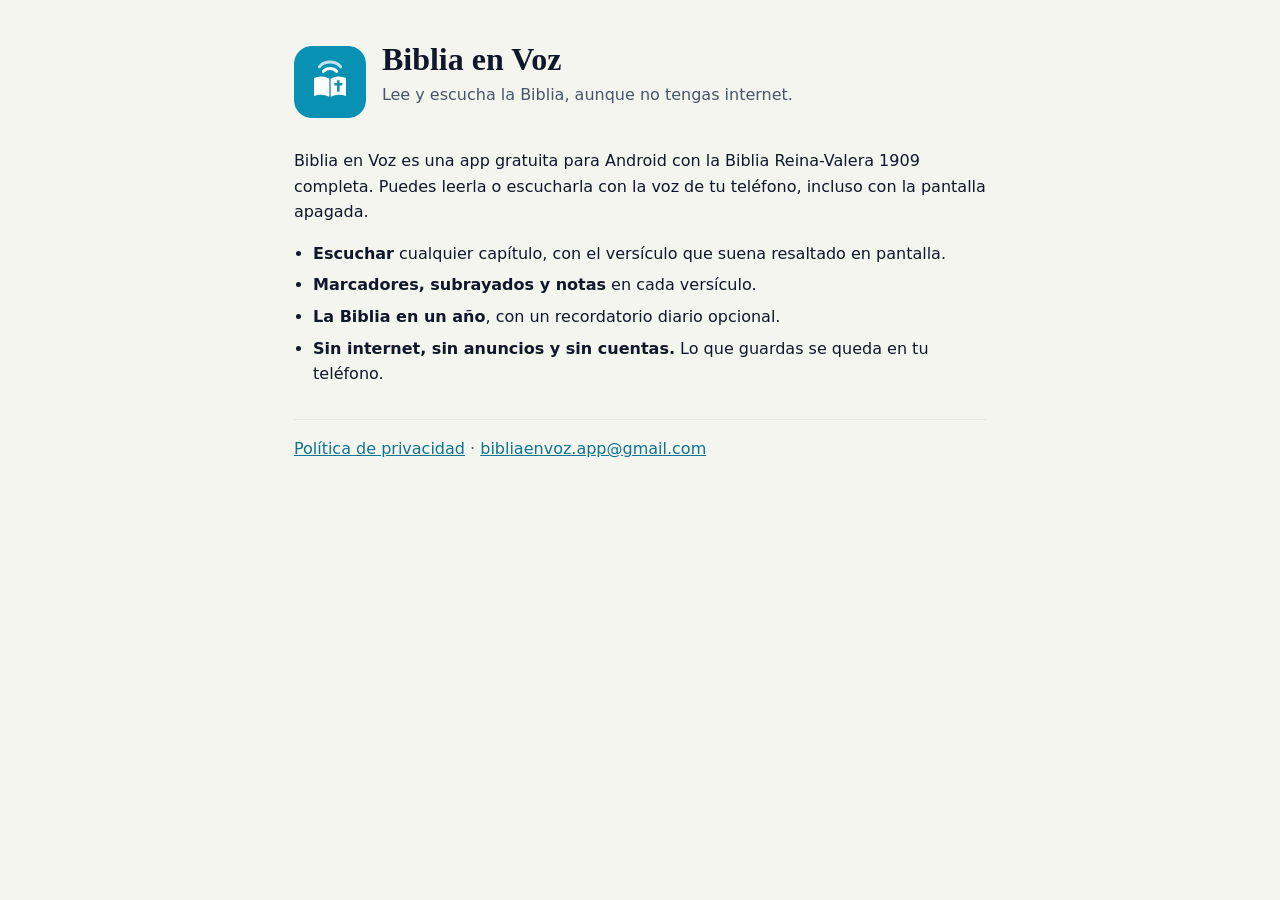
<file: index.html>
<!doctype html>
<html lang="es">
<head>
<meta charset="utf-8">
<meta name="viewport" content="width=device-width, initial-scale=1">
<title>Biblia en Voz</title>
<meta name="description" content="La Biblia Reina-Valera 1909 para leer y escuchar en tu teléfono Android, sin internet y sin anuncios.">
<link rel="icon" href="icono.svg" type="image/svg+xml">
<link rel="stylesheet" href="estilo.css">
</head>
<body>
<main class="pagina">
  <header class="cabecera">
    <img src="icono.svg" alt="" width="72" height="72">
    <div>
      <h1>Biblia en Voz</h1>
      <p class="lema">Lee y escucha la Biblia, aunque no tengas internet.</p>
    </div>
  </header>

  <p>Biblia en Voz es una app gratuita para Android con la Biblia Reina-Valera 1909 completa. Puedes leerla o escucharla con la voz de tu teléfono, incluso con la pantalla apagada.</p>

  <ul class="funciones">
    <li><strong>Escuchar</strong> cualquier capítulo, con el versículo que suena resaltado en pantalla.</li>
    <li><strong>Marcadores, subrayados y notas</strong> en cada versículo.</li>
    <li><strong>La Biblia en un año</strong>, con un recordatorio diario opcional.</li>
    <li><strong>Sin internet, sin anuncios y sin cuentas.</strong> Lo que guardas se queda en tu teléfono.</li>
  </ul>

  <p class="enlaces"><a href="privacidad.html">Política de privacidad</a> · <a href="mailto:bibliaenvoz.app@gmail.com">bibliaenvoz.app@gmail.com</a></p>
</main>
</body>
</html>
</file>
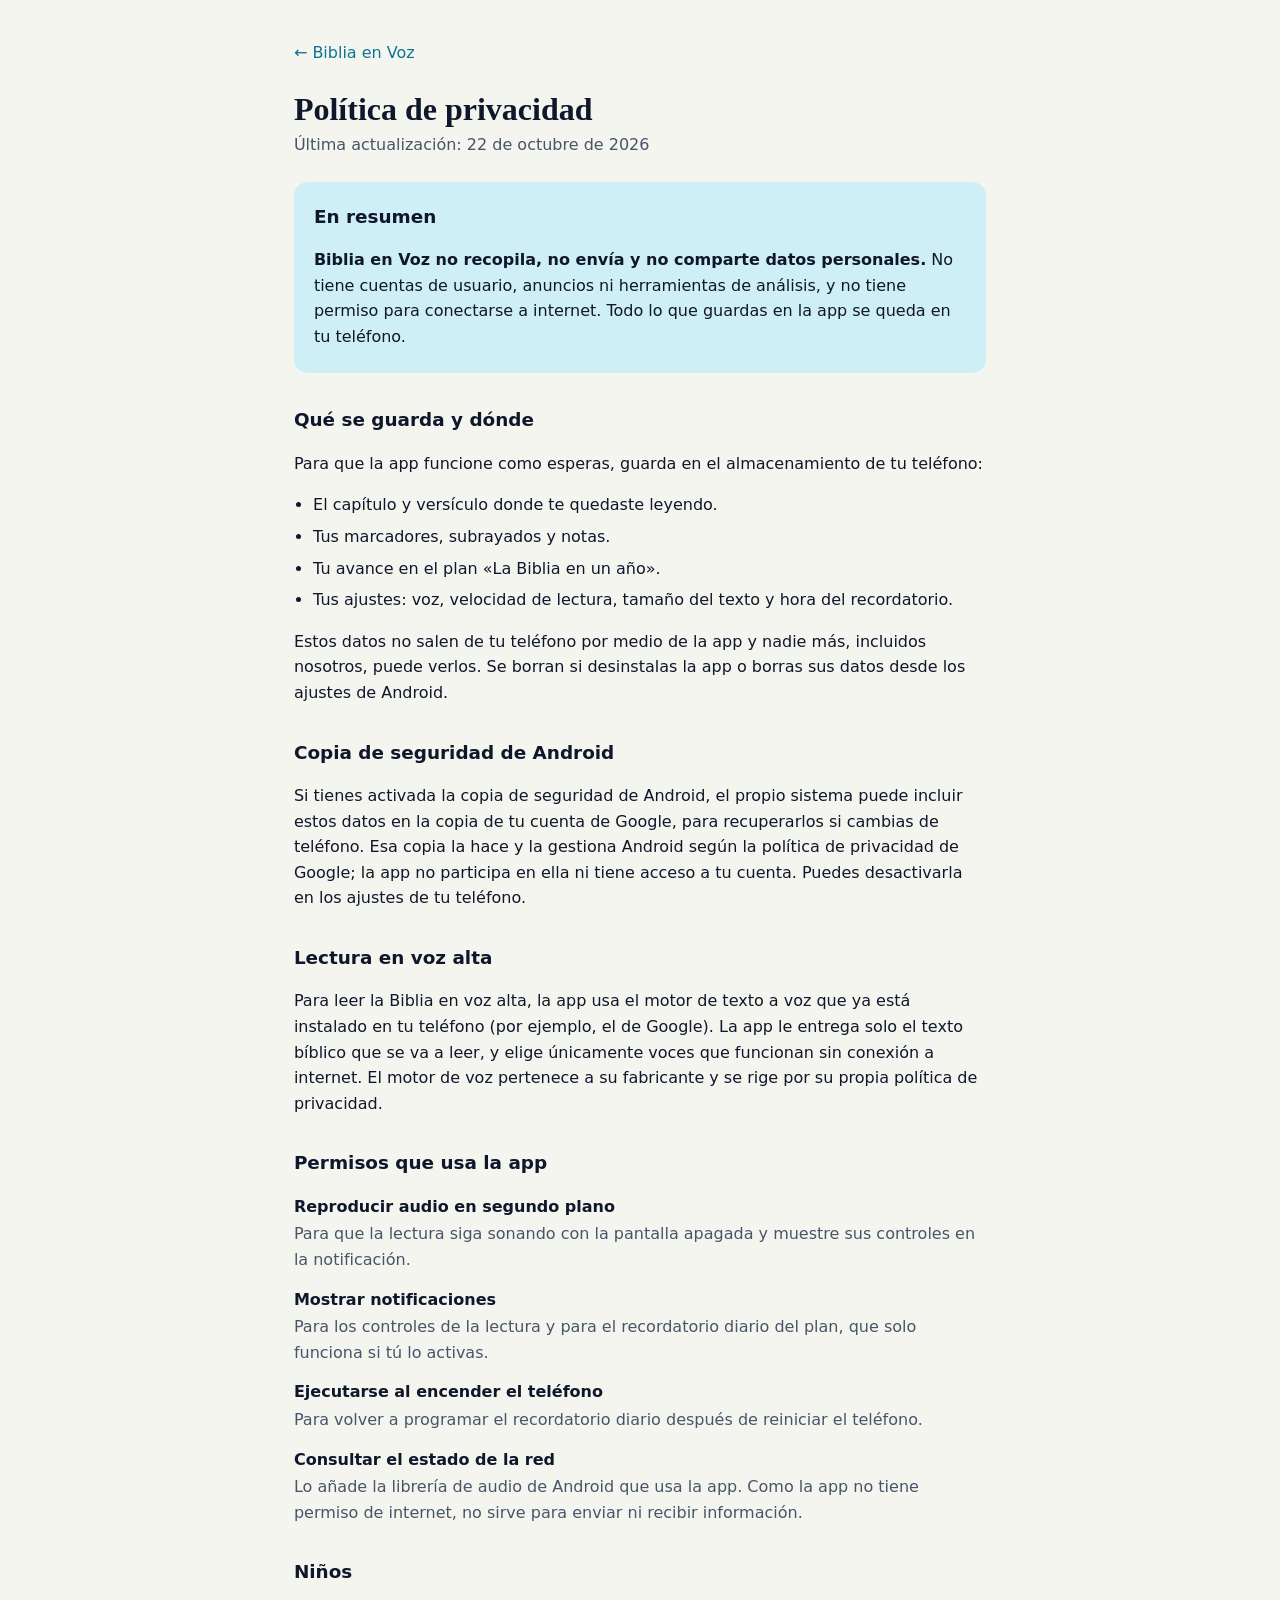
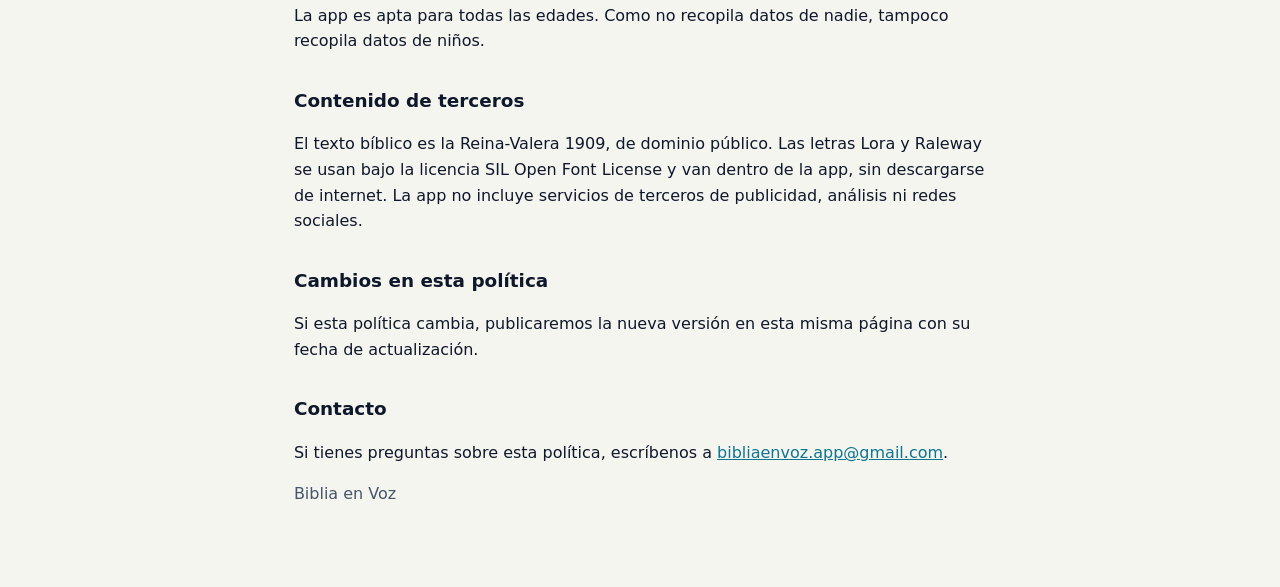
<file: privacidad.html>
<!doctype html>
<html lang="es">
<head>
<meta charset="utf-8">
<meta name="viewport" content="width=device-width, initial-scale=1">
<title>Política de privacidad · Biblia en Voz</title>
<meta name="description" content="Biblia en Voz no recopila ni comparte datos personales. Todo lo que guardas se queda en tu teléfono.">
<link rel="stylesheet" href="estilo.css">
</head>
<body>
<main class="pagina">
  <p class="volver"><a href="./">← Biblia en Voz</a></p>
  <h1>Política de privacidad</h1>
  <p class="fecha">Última actualización: 22 de octubre de 2026</p>

  <section class="resumen">
    <h2>En resumen</h2>
    <p><strong>Biblia en Voz no recopila, no envía y no comparte datos personales.</strong> No tiene cuentas de usuario, anuncios ni herramientas de análisis, y no tiene permiso para conectarse a internet. Todo lo que guardas en la app se queda en tu teléfono.</p>
  </section>

  <h2>Qué se guarda y dónde</h2>
  <p>Para que la app funcione como esperas, guarda en el almacenamiento de tu teléfono:</p>
  <ul>
    <li>El capítulo y versículo donde te quedaste leyendo.</li>
    <li>Tus marcadores, subrayados y notas.</li>
    <li>Tu avance en el plan «La Biblia en un año».</li>
    <li>Tus ajustes: voz, velocidad de lectura, tamaño del texto y hora del recordatorio.</li>
  </ul>
  <p>Estos datos no salen de tu teléfono por medio de la app y nadie más, incluidos nosotros, puede verlos. Se borran si desinstalas la app o borras sus datos desde los ajustes de Android.</p>

  <h2>Copia de seguridad de Android</h2>
  <p>Si tienes activada la copia de seguridad de Android, el propio sistema puede incluir estos datos en la copia de tu cuenta de Google, para recuperarlos si cambias de teléfono. Esa copia la hace y la gestiona Android según la política de privacidad de Google; la app no participa en ella ni tiene acceso a tu cuenta. Puedes desactivarla en los ajustes de tu teléfono.</p>

  <h2>Lectura en voz alta</h2>
  <p>Para leer la Biblia en voz alta, la app usa el motor de texto a voz que ya está instalado en tu teléfono (por ejemplo, el de Google). La app le entrega solo el texto bíblico que se va a leer, y elige únicamente voces que funcionan sin conexión a internet. El motor de voz pertenece a su fabricante y se rige por su propia política de privacidad.</p>

  <h2>Permisos que usa la app</h2>
  <dl class="permisos">
    <dt>Reproducir audio en segundo plano</dt>
    <dd>Para que la lectura siga sonando con la pantalla apagada y muestre sus controles en la notificación.</dd>
    <dt>Mostrar notificaciones</dt>
    <dd>Para los controles de la lectura y para el recordatorio diario del plan, que solo funciona si tú lo activas.</dd>
    <dt>Ejecutarse al encender el teléfono</dt>
    <dd>Para volver a programar el recordatorio diario después de reiniciar el teléfono.</dd>
    <dt>Consultar el estado de la red</dt>
    <dd>Lo añade la librería de audio de Android que usa la app. Como la app no tiene permiso de internet, no sirve para enviar ni recibir información.</dd>
  </dl>

  <h2>Niños</h2>
  <p>La app es apta para todas las edades. Como no recopila datos de nadie, tampoco recopila datos de niños.</p>

  <h2>Contenido de terceros</h2>
  <p>El texto bíblico es la Reina-Valera 1909, de dominio público. Las letras Lora y Raleway se usan bajo la licencia SIL Open Font License y van dentro de la app, sin descargarse de internet. La app no incluye servicios de terceros de publicidad, análisis ni redes sociales.</p>

  <h2>Cambios en esta política</h2>
  <p>Si esta política cambia, publicaremos la nueva versión en esta misma página con su fecha de actualización.</p>

  <h2>Contacto</h2>
  <p>Si tienes preguntas sobre esta política, escríbenos a <a href="mailto:bibliaenvoz.app@gmail.com">bibliaenvoz.app@gmail.com</a>.</p>
  <p class="firma">Biblia en Voz</p>
</main>
</body>
</html>
</file>
<file: estilo.css>
/* Colores de la app: gris salvia con turquesa (con versión oscura). Sin fuentes externas, para no
   enviar datos de quien visita a ningún servicio. */
:root {
  --fondo: #f5f5f0;
  --texto: #0f172a;
  --texto-suave: #475569;
  --acento: #0e7490;
  --linea: #e4e5e1;
  --resumen: #cfeff6;
  color-scheme: light;
}
@media (prefers-color-scheme: dark) {
  :root {
    --fondo: #161a1a;
    --texto: #e5e7eb;
    --texto-suave: #9ca3af;
    --acento: #22b8d6;
    --linea: #2c3333;
    --resumen: #0e4f5e;
    color-scheme: dark;
  }
}

body {
  margin: 0;
  background: var(--fondo);
  color: var(--texto);
  font-family: system-ui, -apple-system, "Segoe UI", Roboto, sans-serif;
  line-height: 1.6;
  padding: 0 20px;
}
.pagina { max-width: 68ch; margin: 0 auto; padding-block: 40px 64px; }
h1 { font-family: Georgia, "Times New Roman", serif; font-weight: 600; font-size: 2rem; line-height: 1.2; margin: 0 0 4px; }
h2 { font-size: 1.15rem; margin: 32px 0 8px; }
a { color: var(--acento); }
.volver { margin: 0 0 24px; }
.volver a { text-decoration: none; }
.fecha, .lema, .firma { color: var(--texto-suave); margin-top: 0; }
.resumen { background: var(--resumen); border-radius: 14px; padding: 4px 20px 8px; margin-top: 24px; }
.resumen h2 { margin-top: 16px; }
ul { padding-left: 1.2em; }
li { margin-bottom: 6px; }
.permisos dt { font-weight: 600; margin-top: 14px; }
.permisos dd { margin: 2px 0 0; color: var(--texto-suave); }
.cabecera { display: flex; gap: 16px; align-items: center; margin-bottom: 24px; }
.cabecera img { border-radius: 18px; flex: none; }
.enlaces { margin-top: 32px; padding-top: 16px; border-top: 1px solid var(--linea); color: var(--texto-suave); }
</file>
